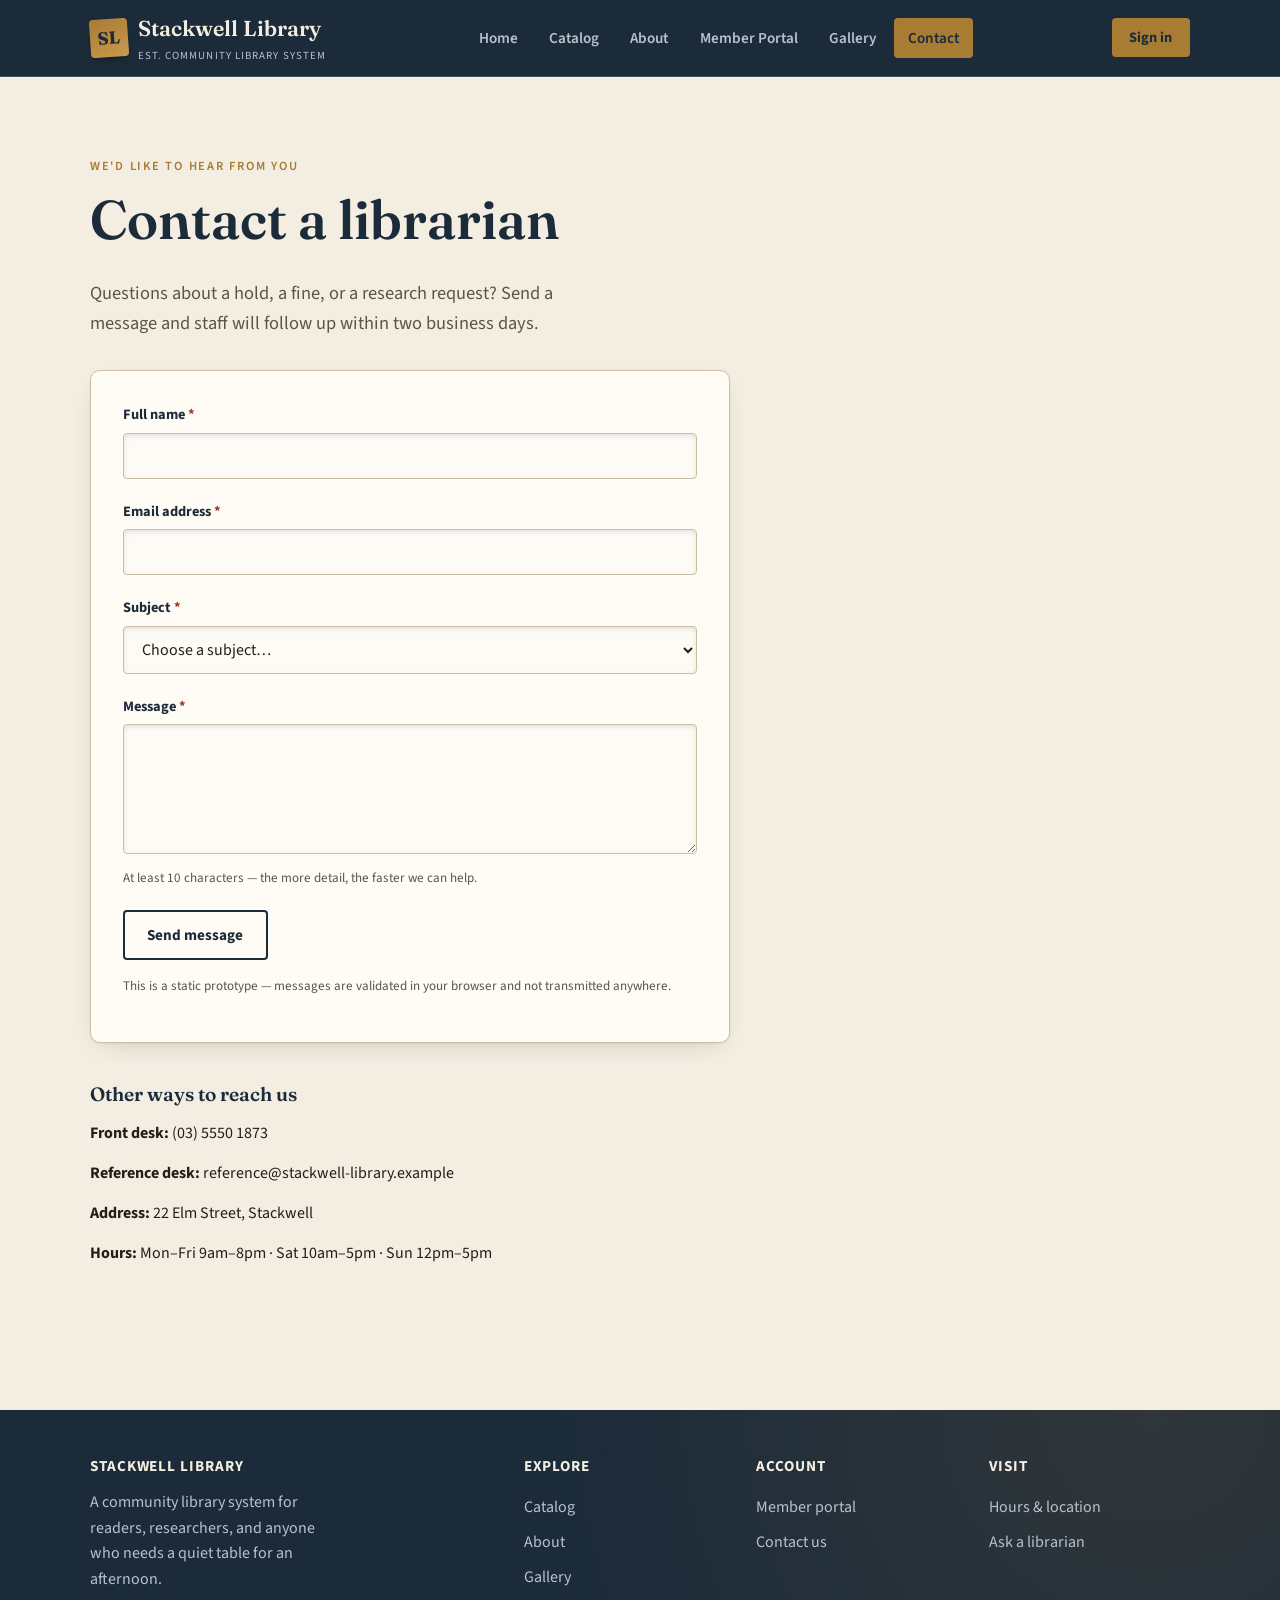
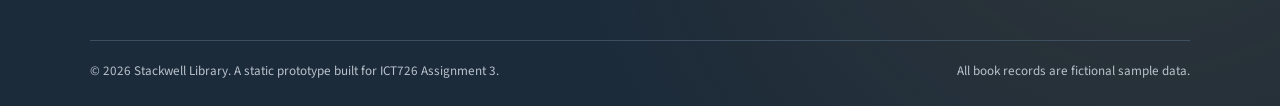
<file: contact.html>
<!DOCTYPE html>
<html lang="en">
<head>
  <meta charset="UTF-8">
  <meta name="viewport" content="width=device-width, initial-scale=1.0">
  <title>Contact Us — Stackwell Library</title>
  <meta name="description" content="Get in touch with Stackwell Library staff — ask a librarian, report an issue, or send feedback.">
  <link rel="preconnect" href="https://fonts.googleapis.com">
  <link href="https://fonts.googleapis.com/css2?family=Fraunces:opsz,wght@9..144,500;9..144,600;9..144,700&family=Source+Sans+3:wght@400;600;700&display=swap" rel="stylesheet">
  <link rel="stylesheet" href="css/styles.css">
</head>
<body>
  <a class="skip-link" href="#main">Skip to main content</a>

  <header class="site-header">
    <div class="wrap nav-bar">
      <a class="brand" href="index.html">
        <span class="brand-mark" aria-hidden="true">SL</span>
        <span>Stackwell Library<span class="brand-tag">Est. community library system</span></span>
      </a>
      <nav class="nav-links" aria-label="Primary">
        <a href="index.html">Home</a>
        <a href="catalog.html">Catalog</a>
        <a href="about.html">About</a>
        <a href="portal.html">Member Portal</a>
        <a href="gallery.html">Gallery</a>
        <a href="contact.html" aria-current="page">Contact</a>
      </nav>
      <div class="nav-cta"><a href="portal.html">Sign in</a></div>
      <button class="hamburger" aria-label="Open menu" aria-expanded="false" aria-controls="mobile-panel">
        <span></span><span></span><span></span>
      </button>
    </div>
    <nav id="mobile-panel" class="mobile-panel" aria-label="Mobile">
      <a href="index.html">Home</a>
      <a href="catalog.html">Catalog</a>
      <a href="about.html">About</a>
      <a href="portal.html">Member Portal</a>
      <a href="gallery.html">Gallery</a>
      <a href="contact.html" aria-current="page">Contact</a>
    </nav>
  </header>

  <main id="main">
    <section aria-labelledby="contact-heading">
      <div class="wrap">
        <div class="section-head">
          <p class="eyebrow">We'd like to hear from you</p>
          <h1 id="contact-heading">Contact a librarian</h1>
          <p class="lede">Questions about a hold, a fine, or a research request? Send a message and staff will follow up within two business days.</p>
        </div>

        <div class="grid" style="grid-template-columns: 1fr; gap: 2.5rem;">
          <div class="form-panel">
            <div id="form-status" class="form-status" aria-live="polite"></div>

            <form id="contact-form" novalidate>
              <div class="field">
                <label for="cf-name">Full name <span class="required-mark">*</span></label>
                <input type="text" id="cf-name" name="name" autocomplete="name" required aria-required="true" aria-describedby="name-error">
                <span class="field-error" id="name-error" role="alert"></span>
              </div>

              <div class="field">
                <label for="cf-email">Email address <span class="required-mark">*</span></label>
                <input type="email" id="cf-email" name="email" autocomplete="email" required aria-required="true" aria-describedby="email-error">
                <span class="field-error" id="email-error" role="alert"></span>
              </div>

              <div class="field">
                <label for="cf-subject">Subject <span class="required-mark">*</span></label>
                <select id="cf-subject" name="subject" required aria-required="true" aria-describedby="subject-error">
                  <option value="">Choose a subject…</option>
                  <option value="general">General enquiry</option>
                  <option value="holds">Holds & renewals</option>
                  <option value="fines">Fines & fees</option>
                  <option value="research">Research assistance</option>
                  <option value="feedback">Feedback / suggestion</option>
                </select>
                <span class="field-error" id="subject-error" role="alert"></span>
              </div>

              <div class="field">
                <label for="cf-message">Message <span class="required-mark">*</span></label>
                <textarea id="cf-message" name="message" required aria-required="true" aria-describedby="message-error"></textarea>
                <p class="hint">At least 10 characters — the more detail, the faster we can help.</p>
                <span class="field-error" id="message-error" role="alert"></span>
              </div>

              <button type="submit" class="btn btn-outline-dark">Send message</button>
              <p class="hint" style="margin-top: 1rem;">This is a static prototype — messages are validated in your browser and not transmitted anywhere.</p>
            </form>
          </div>

          <div>
            <h2 style="font-size: 1.2rem;">Other ways to reach us</h2>
            <ul style="display: grid; gap: 0.9rem; margin-top: 1rem;">
              <li><strong>Front desk:</strong> (03) 5550 1873</li>
              <li><strong>Reference desk:</strong> reference@stackwell-library.example</li>
              <li><strong>Address:</strong> 22 Elm Street, Stackwell</li>
              <li><strong>Hours:</strong> Mon–Fri 9am–8pm · Sat 10am–5pm · Sun 12pm–5pm</li>
            </ul>
          </div>
        </div>
      </div>
    </section>
  </main>

  <footer class="site-footer">
    <div class="wrap">
      <div class="footer-grid">
        <div>
          <h4>Stackwell Library</h4>
          <p style="max-width: 32ch; color: var(--text-on-dark-muted);">A community library system for readers, researchers, and anyone who needs a quiet table for an afternoon.</p>
        </div>
        <div>
          <h4>Explore</h4>
          <a href="catalog.html">Catalog</a>
          <a href="about.html">About</a>
          <a href="gallery.html">Gallery</a>
        </div>
        <div>
          <h4>Account</h4>
          <a href="portal.html">Member portal</a>
          <a href="contact.html">Contact us</a>
        </div>
        <div>
          <h4>Visit</h4>
          <a href="about.html">Hours & location</a>
          <a href="contact.html">Ask a librarian</a>
        </div>
      </div>
      <div class="footer-bottom">
        <span>© 2026 Stackwell Library. A static prototype built for ICT726 Assignment 3.</span>
        <span>All book records are fictional sample data.</span>
      </div>
    </div>
  </footer>

  <script src="js/scripts.js"></script>
</body>
</html>
</file>
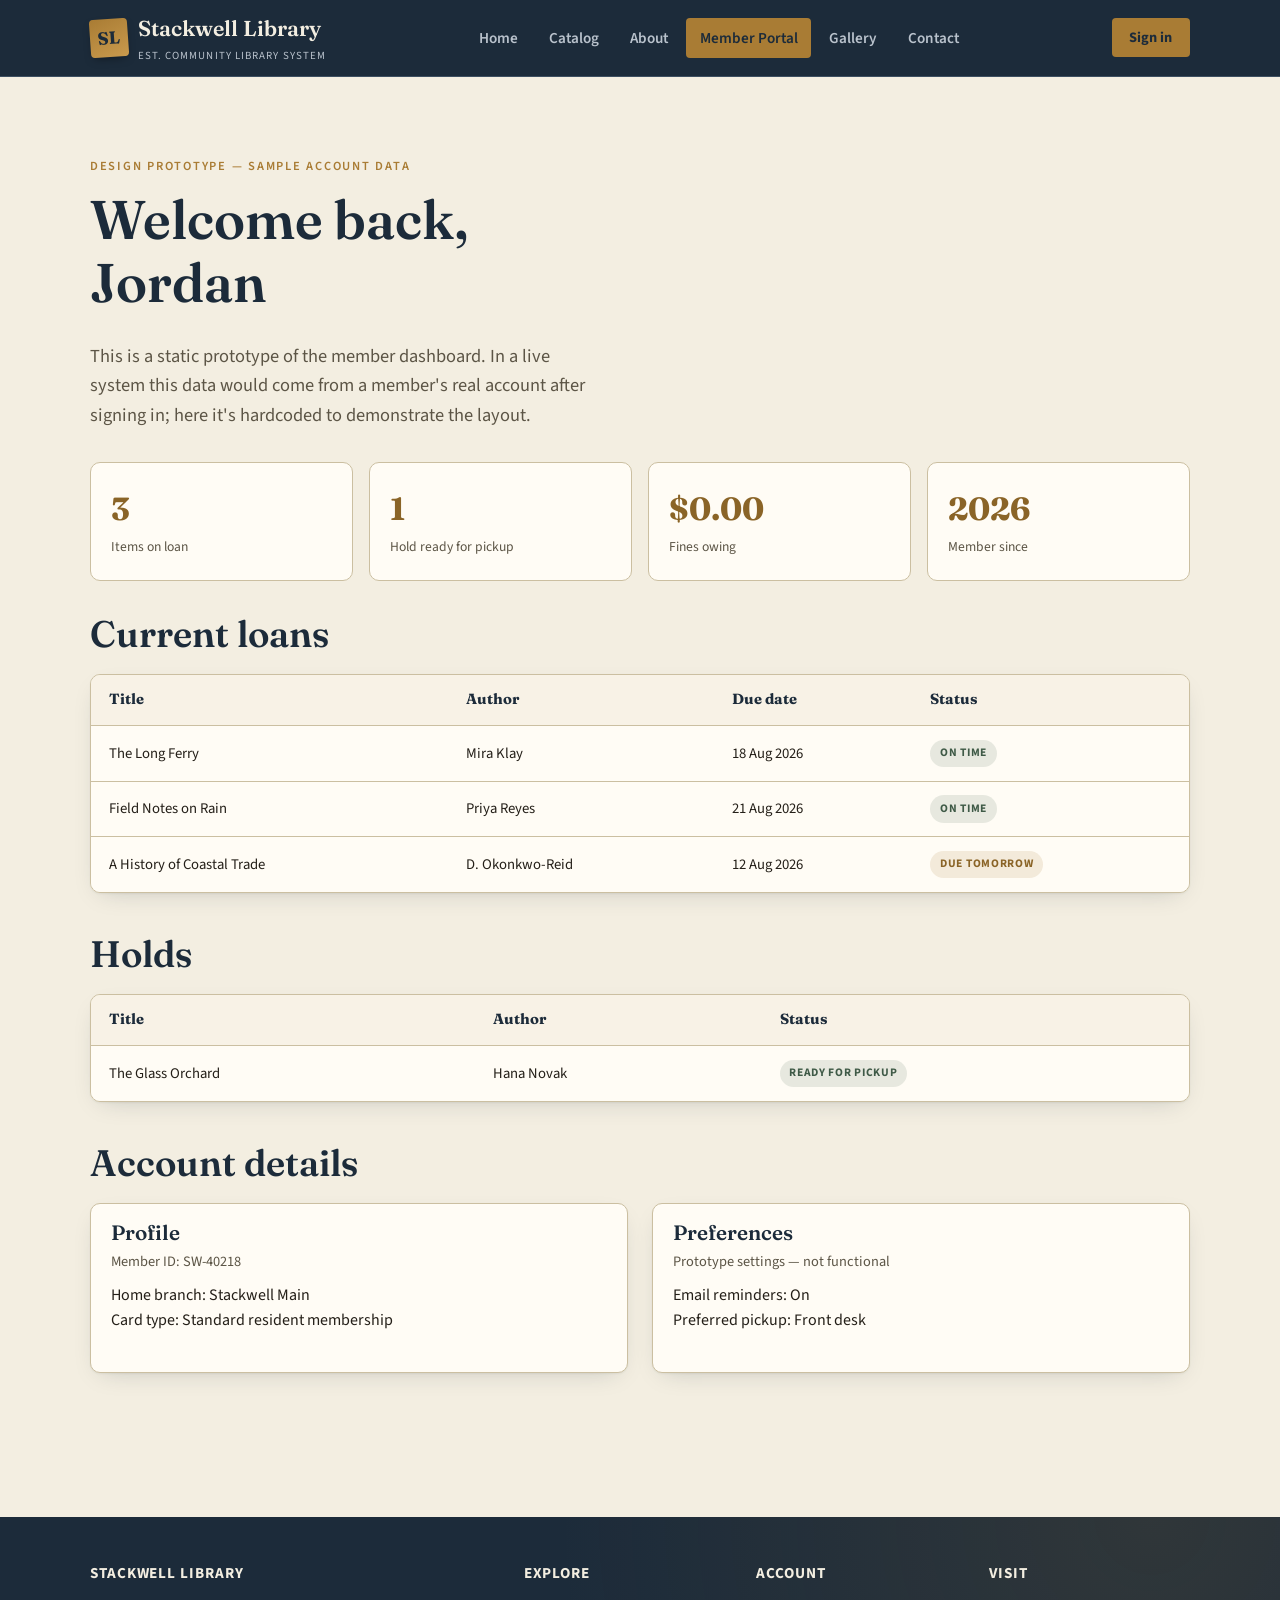
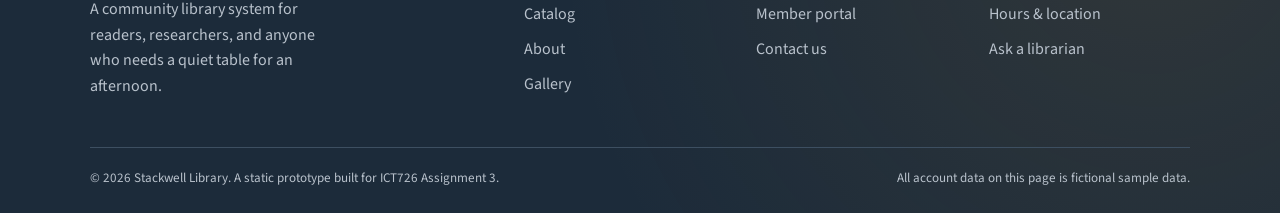
<file: portal.html>
<!DOCTYPE html>
<html lang="en">
<head>
  <meta charset="UTF-8">
  <meta name="viewport" content="width=device-width, initial-scale=1.0">
  <title>Member Portal — Stackwell Library</title>
  <meta name="description" content="Design prototype of the Stackwell Library member portal dashboard — loans, holds, and account summary.">
  <link rel="preconnect" href="https://fonts.googleapis.com">
  <link href="https://fonts.googleapis.com/css2?family=Fraunces:opsz,wght@9..144,500;9..144,600;9..144,700&family=Source+Sans+3:wght@400;600;700&display=swap" rel="stylesheet">
  <link rel="stylesheet" href="css/styles.css">
</head>
<body>
  <a class="skip-link" href="#main">Skip to main content</a>

  <header class="site-header">
    <div class="wrap nav-bar">
      <a class="brand" href="index.html">
        <span class="brand-mark" aria-hidden="true">SL</span>
        <span>Stackwell Library<span class="brand-tag">Est. community library system</span></span>
      </a>
      <nav class="nav-links" aria-label="Primary">
        <a href="index.html">Home</a>
        <a href="catalog.html">Catalog</a>
        <a href="about.html">About</a>
        <a href="portal.html" aria-current="page">Member Portal</a>
        <a href="gallery.html">Gallery</a>
        <a href="contact.html">Contact</a>
      </nav>
      <div class="nav-cta"><a href="portal.html">Sign in</a></div>
      <button class="hamburger" aria-label="Open menu" aria-expanded="false" aria-controls="mobile-panel">
        <span></span><span></span><span></span>
      </button>
    </div>
    <nav id="mobile-panel" class="mobile-panel" aria-label="Mobile">
      <a href="index.html">Home</a>
      <a href="catalog.html">Catalog</a>
      <a href="about.html">About</a>
      <a href="portal.html" aria-current="page">Member Portal</a>
      <a href="gallery.html">Gallery</a>
      <a href="contact.html">Contact</a>
    </nav>
  </header>

  <main id="main">
    <section aria-labelledby="portal-heading">
      <div class="wrap">
        <div class="section-head">
          <p class="eyebrow">Design prototype — sample account data</p>
          <h1 id="portal-heading">Welcome back, Jordan</h1>
          <p class="lede">This is a static prototype of the member dashboard. In a live system this data would come from a member's real account after signing in; here it's hardcoded to demonstrate the layout.</p>
        </div>

        <div class="stat-strip">
          <div class="stat-card"><span class="num">3</span><span class="label">Items on loan</span></div>
          <div class="stat-card"><span class="num">1</span><span class="label">Hold ready for pickup</span></div>
          <div class="stat-card"><span class="num">$0.00</span><span class="label">Fines owing</span></div>
          <div class="stat-card"><span class="num">2026</span><span class="label">Member since</span></div>
        </div>

        <h2>Current loans</h2>
        <div class="table-wrap" style="margin-bottom: 2.5rem;">
          <table>
            <caption class="visually-hidden">Books currently on loan to this member</caption>
            <thead>
              <tr>
                <th scope="col">Title</th>
                <th scope="col">Author</th>
                <th scope="col">Due date</th>
                <th scope="col">Status</th>
              </tr>
            </thead>
            <tbody>
              <tr>
                <td>The Long Ferry</td>
                <td>Mira Klay</td>
                <td>18 Aug 2026</td>
                <td><span class="tag">On time</span></td>
              </tr>
              <tr>
                <td>Field Notes on Rain</td>
                <td>Priya Reyes</td>
                <td>21 Aug 2026</td>
                <td><span class="tag">On time</span></td>
              </tr>
              <tr>
                <td>A History of Coastal Trade</td>
                <td>D. Okonkwo-Reid</td>
                <td>12 Aug 2026</td>
                <td><span class="tag tag-brass">Due tomorrow</span></td>
              </tr>
            </tbody>
          </table>
        </div>

        <h2>Holds</h2>
        <div class="table-wrap" style="margin-bottom: 2.5rem;">
          <table>
            <caption class="visually-hidden">Books currently on hold for this member</caption>
            <thead>
              <tr>
                <th scope="col">Title</th>
                <th scope="col">Author</th>
                <th scope="col">Status</th>
              </tr>
            </thead>
            <tbody>
              <tr>
                <td>The Glass Orchard</td>
                <td>Hana Novak</td>
                <td><span class="tag">Ready for pickup</span></td>
              </tr>
            </tbody>
          </table>
        </div>

        <h2>Account details</h2>
        <div class="grid cards-2">
          <div class="card">
            <div class="card-body">
              <h3>Profile</h3>
              <p class="card-meta">Member ID: SW-40218</p>
              <p>Home branch: Stackwell Main<br>Card type: Standard resident membership</p>
            </div>
          </div>
          <div class="card">
            <div class="card-body">
              <h3>Preferences</h3>
              <p class="card-meta">Prototype settings — not functional</p>
              <p>Email reminders: On<br>Preferred pickup: Front desk</p>
            </div>
          </div>
        </div>
      </div>
    </section>
  </main>

  <footer class="site-footer">
    <div class="wrap">
      <div class="footer-grid">
        <div>
          <h4>Stackwell Library</h4>
          <p style="max-width: 32ch; color: var(--text-on-dark-muted);">A community library system for readers, researchers, and anyone who needs a quiet table for an afternoon.</p>
        </div>
        <div>
          <h4>Explore</h4>
          <a href="catalog.html">Catalog</a>
          <a href="about.html">About</a>
          <a href="gallery.html">Gallery</a>
        </div>
        <div>
          <h4>Account</h4>
          <a href="portal.html">Member portal</a>
          <a href="contact.html">Contact us</a>
        </div>
        <div>
          <h4>Visit</h4>
          <a href="about.html">Hours & location</a>
          <a href="contact.html">Ask a librarian</a>
        </div>
      </div>
      <div class="footer-bottom">
        <span>© 2026 Stackwell Library. A static prototype built for ICT726 Assignment 3.</span>
        <span>All account data on this page is fictional sample data.</span>
      </div>
    </div>
  </footer>

  <script src="js/scripts.js"></script>
</body>
</html>
</file>
<file: css/styles.css>
/* ==========================================================================
   STACKWELL LIBRARY — MAIN STYLESHEET
   ICT726 Assignment 3 — static site, vanilla CSS3, mobile-first
   Table of contents:
     1. Custom properties (design tokens)
     2. Reset & base
     3. Typography
     4. Layout helpers
     5. Header & navigation (incl. hamburger)
     6. Buttons & tags
     7. Cards
     8. Hero / catalog-drawer signature element
     9. Forms
     10. Gallery & lightbox
     11. Tables (member portal)
     12. Footer
     13. Media queries (tablet / desktop)
     14. Accessibility & motion
   ========================================================================== */

/* -------------------------- 1. Custom properties ------------------------- */
:root {
  /* ---------------------------------------------------------------------
     Colour palette — chosen for psychological effect, not just aesthetics:
     - Navy (--ink): associated with trust, stability, and competence —
       the same reason banks and universities lean on dark blue. It gives
       the library institutional credibility without feeling cold.
     - Brass/gold (--brass): reads as warmth, tradition, and quality
       (think brass fittings, gold library stamps). It softens the navy's
       formality and is used for anything actionable (buttons, links,
       focus states) because warm gold draws the eye without the alarm
       connotation of red.
     - Forest green (--forest): calming and reassuring, and culturally
       tied to "go / available / safe" — used for the "Available" status
       tag so it registers as good news at a glance.
     - Parchment (--parchment): a warm off-white instead of clinical pure
       white, closer to paper than screen-glare, which reduces the
       "sterile SaaS dashboard" feeling for a reading-focused site.
     - Error red (--error): a desaturated brick tone rather than pure red,
       so validation errors read as "needs attention" rather than
       "alarm" — appropriate for a low-stakes contact form, not a
       security warning.
     --------------------------------------------------------------------- */
  --ink: #1c2b3a;          /* deep navy — trust/competence; primary dark surfaces, headings */
  --ink-soft: #34455a;     /* lighter navy for secondary dark surfaces */
  --parchment: #f3eee1;    /* warm paper tone — page background */
  --parchment-card: #fffcf5; /* card background, slightly lifted off page */
  --brass: #a97c34;        /* warmth/quality/action — accent, CTAs, links */
  --brass-dark: #8a6427;   /* hover state for brass */
  --forest: #3f5a47;       /* calm/reassurance — "available" status, secondary accent */
  --rule: #cbbfa1;         /* hairline dividers on parchment */
  --rule-dark: #3d4f61;    /* hairline dividers on navy */
  --text: #241f18;         /* body text on parchment */
  --text-muted: #5c5546;   /* secondary text on parchment */
  --text-on-dark: #f3eee1; /* body text on navy */
  --text-on-dark-muted: #b9c2cc;
  --success: #3f5a47;
  --error: #9c3b2c;        /* desaturated brick — "attention", not "alarm" */

  --font-display: "Fraunces", Georgia, "Times New Roman", serif;
  --font-body: "Source Sans 3", -apple-system, "Segoe UI", sans-serif;

  --radius-sm: 4px;
  --radius-md: 10px;
  --radius-lg: 22px;

  --shadow-card: 0 1px 2px rgba(28, 43, 58, 0.06), 0 8px 24px -12px rgba(28, 43, 58, 0.25);
  --shadow-lift: 0 16px 32px -14px rgba(28, 43, 58, 0.35);

  /* 3D / tactile depth tokens — used on buttons and form fields so they
     read as physically pressable objects rather than flat rectangles */
  --shadow-3d-raised: 0 1px 0 rgba(255,255,255,0.35) inset, 0 -3px 0 rgba(0,0,0,0.18) inset, 0 7px 14px -6px rgba(28,43,58,0.55);
  --shadow-3d-raised-hover: 0 1px 0 rgba(255,255,255,0.4) inset, 0 -3px 0 rgba(0,0,0,0.2) inset, 0 10px 20px -6px rgba(28,43,58,0.6);
  --shadow-3d-pressed: 0 1px 0 rgba(255,255,255,0.2) inset, inset 0 3px 6px rgba(0,0,0,0.3);
  --shadow-input-inset: inset 0 2px 5px rgba(28,43,58,0.12), inset 0 -1px 0 rgba(255,255,255,0.7);
  --shadow-input-inset-focus: inset 0 2px 5px rgba(28,43,58,0.16), inset 0 -1px 0 rgba(255,255,255,0.7), 0 0 0 3px rgba(169,124,52,0.22);

  --container: 1140px;
  --nav-height: 76px;
}

/* ------------------------------ 2. Reset --------------------------------- */
*, *::before, *::after { box-sizing: border-box; }
html { scroll-behavior: smooth; }
body {
  margin: 0;
  background: var(--parchment);
  color: var(--text);
  font-family: var(--font-body);
  font-size: 1rem;
  line-height: 1.6;
  -webkit-font-smoothing: antialiased;
}
img { max-width: 100%; display: block; }
a { color: inherit; }
ul { list-style: none; margin: 0; padding: 0; }
button { font-family: inherit; cursor: pointer; }
h1, h2, h3, h4 { font-family: var(--font-display); color: var(--ink); margin: 0 0 0.5em; line-height: 1.15; }

/* --------------------------- 3. Typography -------------------------------- */
h1 { font-size: clamp(2.1rem, 5vw, 3.4rem); font-weight: 600; }
h2 { font-size: clamp(1.6rem, 3.2vw, 2.3rem); font-weight: 600; }
h3 { font-size: 1.3rem; font-weight: 600; }
p { margin: 0 0 1em; }
.eyebrow {
  font-family: var(--font-body);
  text-transform: uppercase;
  letter-spacing: 0.14em;
  font-size: 0.78rem;
  font-weight: 600;
  color: var(--brass);
}
.lede { font-size: 1.15rem; color: var(--text-muted); max-width: 60ch; }

/* ------------------------------ 4. Layout --------------------------------- */
.wrap { max-width: var(--container); margin: 0 auto; padding: 0 1.25rem; }
section { padding: 3.5rem 0; }
.section-head { margin-bottom: 2rem; max-width: 62ch; }
.hairline { border: none; border-top: 1px solid var(--rule); margin: 0; }
.grid { display: grid; gap: 1.5rem; }
.visually-hidden {
  position: absolute; width: 1px; height: 1px; margin: -1px; padding: 0;
  overflow: hidden; clip: rect(0,0,0,0); white-space: nowrap; border: 0;
}
.skip-link {
  position: absolute; left: 1rem; top: -3rem; background: var(--ink); color: var(--text-on-dark);
  padding: 0.6rem 1rem; border-radius: var(--radius-sm); z-index: 200; transition: top 0.2s ease;
}
.skip-link:focus { top: 1rem; }

/* --------------------------- 5. Header & nav ------------------------------ */
.site-header {
  position: sticky; top: 0; z-index: 100;
  background: var(--ink);
  border-bottom: 1px solid var(--rule-dark);
}
.nav-bar {
  display: flex; align-items: center; justify-content: space-between;
  height: var(--nav-height);
}
.brand {
  display: flex; align-items: center; gap: 0.6rem;
  font-family: var(--font-display); font-weight: 600; font-size: 1.35rem;
  color: var(--text-on-dark); text-decoration: none;
}
.brand-mark {
  width: 38px; height: 38px; border-radius: var(--radius-sm);
  background: linear-gradient(155deg, var(--brass) 0%, #c99a4d 100%);
  display: flex; align-items: center; justify-content: center;
  color: var(--ink); font-family: var(--font-display); font-weight: 700; font-size: 1.1rem;
  transform: rotate(-4deg);
  box-shadow: 0 4px 10px -4px rgba(0,0,0,0.5);
}
.brand-tag { display: block; font-family: var(--font-body); font-size: 0.68rem; letter-spacing: 0.1em; text-transform: uppercase; color: var(--text-on-dark-muted); font-weight: 400; }

.nav-links {
  display: none;
  gap: 0.25rem;
  align-items: center;
}
.nav-links a {
  text-decoration: none;
  color: var(--text-on-dark-muted);
  font-size: 0.95rem;
  font-weight: 600;
  padding: 0.5rem 0.85rem;
  border-radius: var(--radius-sm);
  transition: color 0.18s ease, background-color 0.18s ease;
}
.nav-links a:hover,
.nav-links a:focus-visible { color: var(--text-on-dark); background: rgba(243, 238, 225, 0.08); }
.nav-links a[aria-current="page"] {
  color: var(--ink);
  background: var(--brass);
}
.nav-cta {
  display: none;
}
.nav-cta a {
  text-decoration: none;
  background: var(--brass);
  color: var(--ink);
  padding: 0.55rem 1.1rem;
  border-radius: var(--radius-sm);
  font-weight: 700;
  font-size: 0.9rem;
  transition: transform 0.18s ease, background-color 0.18s ease;
}
.nav-cta a:hover { background: #c99a4d; transform: translateY(-1px); }

.hamburger {
  display: inline-flex; flex-direction: column; justify-content: center; gap: 5px;
  width: 42px; height: 42px; padding: 0; border: none; background: transparent;
  align-items: center;
}
.hamburger span {
  width: 22px; height: 2px; background: var(--text-on-dark);
  transition: transform 0.25s ease, opacity 0.2s ease;
}
.hamburger[aria-expanded="true"] span:nth-child(1) { transform: translateY(7px) rotate(45deg); }
.hamburger[aria-expanded="true"] span:nth-child(2) { opacity: 0; }
.hamburger[aria-expanded="true"] span:nth-child(3) { transform: translateY(-7px) rotate(-45deg); }

.mobile-panel {
  display: none;
  flex-direction: column;
  background: var(--ink-soft);
  border-top: 1px solid var(--rule-dark);
}
.mobile-panel.is-open { display: flex; }
.mobile-panel a {
  text-decoration: none;
  color: var(--text-on-dark);
  padding: 0.95rem 1.25rem;
  border-bottom: 1px solid rgba(243,238,225,0.08);
  font-weight: 600;
}
.mobile-panel a[aria-current="page"] { color: var(--brass); }

/* ------------------------- 6. Buttons & tags ------------------------------ */
.btn {
  display: inline-flex; align-items: center; justify-content: center; gap: 0.5rem;
  text-decoration: none; font-weight: 700; font-size: 0.95rem;
  padding: 0.75rem 1.4rem; border-radius: var(--radius-sm); border: 2px solid transparent;
  transition: transform 0.15s ease, background-color 0.18s ease, box-shadow 0.15s ease, color 0.18s ease;
  cursor: pointer;
}
/* Filled buttons get a tactile 3D press effect: raised at rest, lifts
   further on hover, and visibly presses inward on click — so they read
   as physical brass plaques you push rather than flat coloured boxes. */
.btn-primary {
  background: linear-gradient(180deg, #c99a4d 0%, var(--brass) 55%, var(--brass-dark) 100%);
  color: var(--ink);
  box-shadow: var(--shadow-3d-raised);
}
.btn-primary:hover { background: linear-gradient(180deg, #d4a75a 0%, var(--brass-dark) 60%, #74521f 100%); transform: translateY(-2px); box-shadow: var(--shadow-3d-raised-hover); }
.btn-primary:active { transform: translateY(1px); box-shadow: var(--shadow-3d-pressed); }
.btn-ghost { background: transparent; color: var(--text-on-dark); border-color: rgba(243,238,225,0.4); }
.btn-ghost:hover { border-color: var(--text-on-dark); }
.btn-outline-dark { background: transparent; color: var(--ink); border-color: var(--ink); transition: transform 0.12s ease, background-color 0.18s ease, color 0.18s ease, box-shadow 0.12s ease; }
.btn-outline-dark:hover { background: var(--ink); color: var(--text-on-dark); box-shadow: var(--shadow-lift); transform: translateY(-1px); }
.btn-outline-dark:active { transform: translateY(1px); box-shadow: none; }
.btn:focus-visible { outline: 3px solid var(--brass); outline-offset: 2px; }

.tag {
  display: inline-block; font-size: 0.72rem; font-weight: 700; text-transform: uppercase;
  letter-spacing: 0.06em; padding: 0.28rem 0.6rem; border-radius: 999px;
  background: rgba(63, 90, 71, 0.12); color: var(--forest);
}
.tag.tag-out { background: rgba(156, 59, 44, 0.12); color: var(--error); }
.tag.tag-brass { background: rgba(169, 124, 52, 0.14); color: var(--brass-dark); }

/* -------------------------------- 7. Cards -------------------------------- */
.card {
  background: var(--parchment-card);
  border-radius: var(--radius-md);
  box-shadow: var(--shadow-card);
  overflow: hidden;
  transition: transform 0.25s ease, box-shadow 0.25s ease;
  border: 1px solid var(--rule);
  transform-style: preserve-3d;
  perspective: 800px;
}
/* Slight 3D tilt rather than a flat lift, so cards feel like physical
   cards being picked up off a table instead of a CSS opacity trick */
.card:hover { transform: translateY(-6px) rotateX(3deg) rotateY(-2deg); box-shadow: var(--shadow-lift); }
.card img { aspect-ratio: 4 / 3; object-fit: cover; width: 100%; }
.card-body { padding: 1.1rem 1.25rem 1.4rem; }
.card-body h3 { margin-bottom: 0.3rem; }
.card-meta { color: var(--text-muted); font-size: 0.9rem; margin-bottom: 0.6rem; }

/* --------------------- 8. Hero / catalog-drawer signature ----------------- */
.hero {
  background: radial-gradient(circle at 15% 20%, rgba(169,124,52,0.16), transparent 45%), var(--ink);
  color: var(--text-on-dark);
  padding: 4rem 0 4.5rem;
}
.hero-grid { display: grid; gap: 2.5rem; align-items: center; }
.hero h1 { color: var(--text-on-dark); }
.hero .lede { color: var(--text-on-dark-muted); }
.hero-actions { display: flex; flex-wrap: wrap; gap: 0.85rem; margin-top: 1.6rem; }

/* the "card catalog drawer" — signature element */
.drawer {
  background: linear-gradient(160deg, #2a3d52 0%, var(--ink) 70%);
  border: 1px solid var(--rule-dark);
  border-radius: var(--radius-md);
  padding: 1.4rem;
  /* Layered shadow simulates a couple of card-stock sheets stacked
     underneath the visible drawer, instead of one flat drop-shadow */
  box-shadow:
    var(--shadow-lift),
    6px 10px 0 -2px rgba(203,191,161,0.5),
    10px 16px 0 -2px rgba(28,43,58,0.35);
  transform: rotate(1.2deg);
}
.drawer-label {
  background: var(--brass);
  color: var(--ink);
  font-family: var(--font-display);
  font-weight: 700;
  font-size: 0.85rem;
  text-align: center;
  padding: 0.4rem 0.5rem;
  border-radius: var(--radius-sm) var(--radius-sm) 0 0;
  letter-spacing: 0.04em;
}
.drawer-card {
  background: var(--parchment-card);
  color: var(--text);
  padding: 0.85rem 1rem;
  border-bottom: 1px dashed var(--rule);
  font-size: 0.85rem;
  display: flex;
  justify-content: space-between;
  gap: 0.75rem;
}
.drawer-card:first-of-type { border-radius: 0; }
.drawer-card:last-of-type { border-bottom: none; border-radius: 0 0 var(--radius-sm) var(--radius-sm); }
.drawer-card .call-number { font-family: var(--font-display); color: var(--brass-dark); font-weight: 700; white-space: nowrap; }

/* -------------------------------- 9. Forms -------------------------------- */
.form-panel {
  background: var(--parchment-card);
  border: 1px solid var(--rule);
  border-radius: var(--radius-md);
  padding: 2rem;
  box-shadow: var(--shadow-card);
  max-width: 640px;
}
.field { margin-bottom: 1.3rem; }
.field label {
  display: block; font-weight: 700; font-size: 0.9rem; margin-bottom: 0.4rem; color: var(--ink);
}
.required-mark { color: var(--error); }
/* Inputs are styled as recessed "slots" (inset shadow) rather than flat
   boxes, so the form reads as something you write into, echoing a
   library card-catalogue drawer slot; the effect strengthens on focus. */
.field input,
.field select,
.field textarea {
  width: 100%;
  font-family: inherit;
  font-size: 1rem;
  padding: 0.7rem 0.85rem;
  border: 1.5px solid var(--rule);
  border-radius: var(--radius-sm);
  background: #fdfbf6;
  color: var(--text);
  box-shadow: var(--shadow-input-inset);
  transition: border-color 0.18s ease, box-shadow 0.18s ease;
}
.field input:focus,
.field select:focus,
.field textarea:focus {
  outline: none; border-color: var(--brass);
  box-shadow: var(--shadow-input-inset-focus);
}
.field textarea { resize: vertical; min-height: 130px; }
.field.has-error input,
.field.has-error select,
.field.has-error textarea {
  border-color: var(--error);
  box-shadow: 0 0 0 3px rgba(156,59,44,0.14);
}
.field-error {
  display: none;
  color: var(--error);
  font-size: 0.83rem;
  margin-top: 0.35rem;
  font-weight: 600;
}
.field.has-error .field-error { display: block; }
.hint { font-size: 0.82rem; color: var(--text-muted); margin-top: 0.3rem; }

.form-status {
  border-radius: var(--radius-sm);
  padding: 0.9rem 1.1rem;
  margin-bottom: 1.3rem;
  font-weight: 600;
  font-size: 0.92rem;
  display: none;
}
.form-status.is-visible { display: block; }
.form-status.is-success { background: rgba(63,90,71,0.12); color: var(--success); border: 1px solid rgba(63,90,71,0.3); }
.form-status.is-error { background: rgba(156,59,44,0.1); color: var(--error); border: 1px solid rgba(156,59,44,0.3); }

/* ---------------------------- 10. Gallery / lightbox ----------------------- */
.gallery-grid { grid-template-columns: repeat(2, 1fr); }
.thumb-btn {
  border: none; background: none; padding: 0; border-radius: var(--radius-md);
  overflow: hidden; box-shadow: var(--shadow-card); position: relative;
  transition: transform 0.2s ease, box-shadow 0.2s ease;
}
.thumb-btn:hover, .thumb-btn:focus-visible { transform: translateY(-4px) scale(1.01); box-shadow: var(--shadow-lift); }
.thumb-btn img { aspect-ratio: 1 / 1; object-fit: cover; }
.thumb-btn .thumb-cap {
  position: absolute; left: 0; right: 0; bottom: 0;
  background: linear-gradient(0deg, rgba(28,43,58,0.85), transparent);
  color: var(--text-on-dark); font-size: 0.78rem; font-weight: 600;
  padding: 1.4rem 0.7rem 0.5rem; text-align: left;
}

.lightbox {
  position: fixed; inset: 0; background: rgba(20, 26, 32, 0.86);
  display: none; align-items: center; justify-content: center; z-index: 300; padding: 1.25rem;
}
.lightbox.is-open { display: flex; }
.lightbox-inner {
  background: var(--ink); border-radius: var(--radius-md); max-width: 780px; width: 100%;
  overflow: hidden; box-shadow: var(--shadow-lift);
}
.lightbox-inner img { width: 100%; max-height: 65vh; object-fit: contain; background: #10161d; }
.lightbox-caption {
  color: var(--text-on-dark); padding: 1rem 1.25rem 1.25rem; display: flex; justify-content: space-between; align-items: flex-start; gap: 1rem;
}
.lightbox-close {
  background: var(--brass); color: var(--ink); border: none; border-radius: var(--radius-sm);
  width: 34px; height: 34px; font-size: 1.1rem; line-height: 1; flex-shrink: 0;
}

/* ----------------------------- 11. Tables (portal) -------------------------- */
.table-wrap { overflow-x: auto; border: 1px solid var(--rule); border-radius: var(--radius-md); box-shadow: var(--shadow-card); }
table { width: 100%; border-collapse: collapse; background: var(--parchment-card); min-width: 480px; }
caption { text-align: left; font-weight: 700; padding: 1rem 1.1rem 0; color: var(--ink); }
th, td { text-align: left; padding: 0.85rem 1.1rem; border-bottom: 1px solid var(--rule); font-size: 0.92rem; }
th { font-family: var(--font-display); color: var(--ink); background: rgba(169,124,52,0.08); }
tbody tr:hover { background: rgba(169,124,52,0.06); }
tbody tr:last-child td { border-bottom: none; }

.stat-strip { display: grid; gap: 1rem; grid-template-columns: repeat(2, 1fr); margin-bottom: 2rem; }
.stat-card {
  background: var(--parchment-card); border: 1px solid var(--rule); border-radius: var(--radius-md);
  padding: 1.25rem; text-align: left;
}
.stat-card .num { font-family: var(--font-display); font-size: 2rem; color: var(--brass-dark); font-weight: 700; display: block; }
.stat-card .label { font-size: 0.85rem; color: var(--text-muted); }

/* -------------------------------- 12. Footer -------------------------------- */
.site-footer {
  background: radial-gradient(circle at 90% 0%, rgba(169,124,52,0.14), transparent 50%), var(--ink);
  color: var(--text-on-dark-muted);
  padding: 3rem 0 1.5rem;
  margin-top: 4rem;
}
.footer-grid { display: grid; gap: 2rem; margin-bottom: 2rem; }
.footer-grid h4 { color: var(--text-on-dark); font-family: var(--font-body); font-size: 0.95rem; text-transform: uppercase; letter-spacing: 0.06em; margin-bottom: 0.9rem; }
.footer-grid a { text-decoration: none; color: var(--text-on-dark-muted); display: block; padding: 0.3rem 0; transition: color 0.18s ease; }
.footer-grid a:hover, .footer-grid a:focus-visible { color: var(--brass); }
.footer-bottom { border-top: 1px solid var(--rule-dark); padding-top: 1.25rem; font-size: 0.82rem; display: flex; flex-wrap: wrap; justify-content: space-between; gap: 0.6rem; }

/* ------------------------- 13. Media queries ------------------------------ */
@media (min-width: 640px) {
  .gallery-grid { grid-template-columns: repeat(3, 1fr); }
  .stat-strip { grid-template-columns: repeat(4, 1fr); }
}

@media (min-width: 768px) {
  .nav-links { display: flex; }
  .nav-cta { display: block; }
  .hamburger, .mobile-panel { display: none !important; }
  .hero-grid { grid-template-columns: 1.1fr 0.9fr; }
  .cards-3 { grid-template-columns: repeat(3, 1fr); }
  .cards-2 { grid-template-columns: repeat(2, 1fr); }
  .footer-grid { grid-template-columns: 2fr 1fr 1fr 1fr; }
}

@media (min-width: 1024px) {
  section { padding: 5rem 0; }
  .gallery-grid { grid-template-columns: repeat(4, 1fr); }
}

/* --------------------------- 14. Accessibility ----------------------------- */
a:focus-visible, button:focus-visible, input:focus-visible, textarea:focus-visible, select:focus-visible {
  outline: 3px solid var(--brass);
  outline-offset: 2px;
}
@media (prefers-reduced-motion: reduce) {
  *, *::before, *::after { animation-duration: 0.001ms !important; transition-duration: 0.001ms !important; scroll-behavior: auto !important; }
}
</file>
